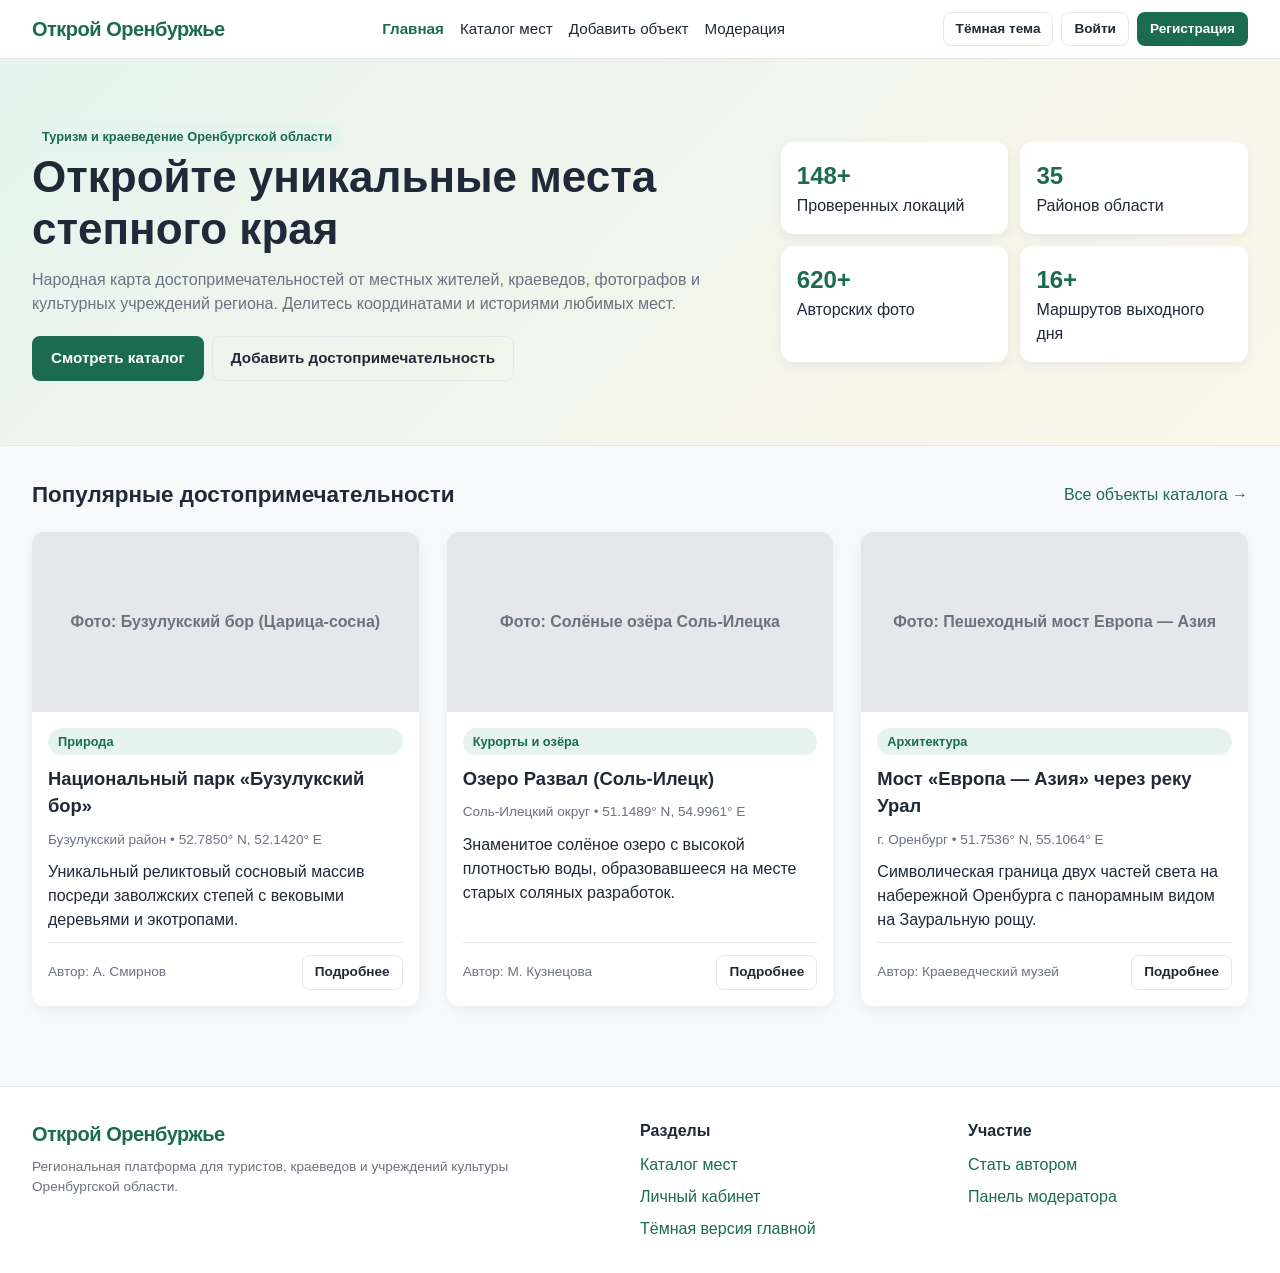
<file: index.html>
<!DOCTYPE html>
<html lang="ru">
<head>
  <meta charset="UTF-8">
  <meta name="viewport" content="width=device-width, initial-scale=1.0">
  <title>Открой Оренбуржье — Платформа достопримечательностей региона</title>
  <link rel="stylesheet" href="css/style.css">
</head>
<body>
  <header class="header">
    <div class="container header__inner">
      <a href="index.html" class="logo">Открой Оренбуржье</a>
      <nav class="nav" aria-label="Главное меню">
        <a href="index.html" class="nav__link nav__link--active">Главная</a>
        <a href="catalog.html" class="nav__link">Каталог мест</a>
        <a href="profile.html" class="nav__link">Добавить объект</a>
        <a href="admin.html" class="nav__link">Модерация</a>
      </nav>
      <div class="header__actions">
        <a href="index-dark.html" class="btn btn--outline btn--sm" title="Переключить тему">Тёмная тема</a>
        <a href="login.html" class="btn btn--outline btn--sm">Войти</a>
        <a href="register.html" class="btn btn--primary btn--sm">Регистрация</a>
      </div>
    </div>
  </header>

  <main>
    <section class="hero">
      <div class="container hero__grid">
        <div>
          <span class="badge">Туризм и краеведение Оренбургской области</span>
          <h1 class="hero__title">Откройте уникальные места степного края</h1>
          <p class="hero__subtitle">
            Народная карта достопримечательностей от местных жителей, краеведов, фотографов и культурных учреждений региона. Делитесь координатами и историями любимых мест.
          </p>
          <div class="header__actions" style="justify-content: flex-start;">
            <a href="catalog.html" class="btn btn--primary">Смотреть каталог</a>
            <a href="login.html" class="btn btn--outline">Добавить достопримечательность</a>
          </div>
        </div>
        <div class="hero__stats">
          <div class="stat-box">
            <span class="stat-box__num">148+</span>
            <span>Проверенных локаций</span>
          </div>
          <div class="stat-box">
            <span class="stat-box__num">35</span>
            <span>Районов области</span>
          </div>
          <div class="stat-box">
            <span class="stat-box__num">620+</span>
            <span>Авторских фото</span>
          </div>
          <div class="stat-box">
            <span class="stat-box__num">16+</span>
            <span>Маршрутов выходного дня</span>
          </div>
        </div>
      </div>
    </section>

    <section class="section">
      <div class="container">
        <div class="section__header">
          <h2 class="section__title">Популярные достопримечательности</h2>
          <a href="catalog.html">Все объекты каталога &rarr;</a>
        </div>

        <div class="cards-grid">
          <article class="card">
            <div class="card__img-placeholder">Фото: Бузулукский бор (Царица-сосна)</div>
            <div class="card__body">
              <span class="badge">Природа</span>
              <h3 class="card__title">Национальный парк «Бузулукский бор»</h3>
              <p class="card__meta">Бузулукский район • 52.7850° N, 52.1420° E</p>
              <p>Уникальный реликтовый сосновый массив посреди заволжских степей с вековыми деревьями и экотропами.</p>
              <div class="card__footer">
                <span class="card__meta">Автор: А. Смирнов</span>
                <a href="landmark.html" class="btn btn--outline btn--sm">Подробнее</a>
              </div>
            </div>
          </article>

          <article class="card">
            <div class="card__img-placeholder">Фото: Солёные озёра Соль-Илецка</div>
            <div class="card__body">
              <span class="badge">Курорты и озёра</span>
              <h3 class="card__title">Озеро Развал (Соль-Илецк)</h3>
              <p class="card__meta">Соль-Илецкий округ • 51.1489° N, 54.9961° E</p>
              <p>Знаменитое солёное озеро с высокой плотностью воды, образовавшееся на месте старых соляных разработок.</p>
              <div class="card__footer">
                <span class="card__meta">Автор: М. Кузнецова</span>
                <a href="landmark.html" class="btn btn--outline btn--sm">Подробнее</a>
              </div>
            </div>
          </article>

          <article class="card">
            <div class="card__img-placeholder">Фото: Пешеходный мост Европа — Азия</div>
            <div class="card__body">
              <span class="badge">Архитектура</span>
              <h3 class="card__title">Мост «Европа — Азия» через реку Урал</h3>
              <p class="card__meta">г. Оренбург • 51.7536° N, 55.1064° E</p>
              <p>Символическая граница двух частей света на набережной Оренбурга с панорамным видом на Зауральную рощу.</p>
              <div class="card__footer">
                <span class="card__meta">Автор: Краеведческий музей</span>
                <a href="landmark.html" class="btn btn--outline btn--sm">Подробнее</a>
              </div>
            </div>
          </article>
        </div>
      </div>
    </section>
  </main>

  <footer class="footer">
    <div class="container footer__grid">
      <div>
        <span class="logo">Открой Оренбуржье</span>
        <p class="card__meta" style="margin-top: 8px;">
          Региональная платформа для туристов, краеведов и учреждений культуры Оренбургской области.
        </p>
      </div>
      <div>
        <strong>Разделы</strong>
        <ul class="footer__list">
          <li><a href="catalog.html">Каталог мест</a></li>
          <li><a href="profile.html">Личный кабинет</a></li>
          <li><a href="index-dark.html">Тёмная версия главной</a></li>
        </ul>
      </div>
      <div>
        <strong>Участие</strong>
        <ul class="footer__list">
          <li><a href="register.html">Стать автором</a></li>
          <li><a href="admin.html">Панель модератора</a></li>
        </ul>
      </div>
    </div>
  </footer>
</body>
</html>
</file>
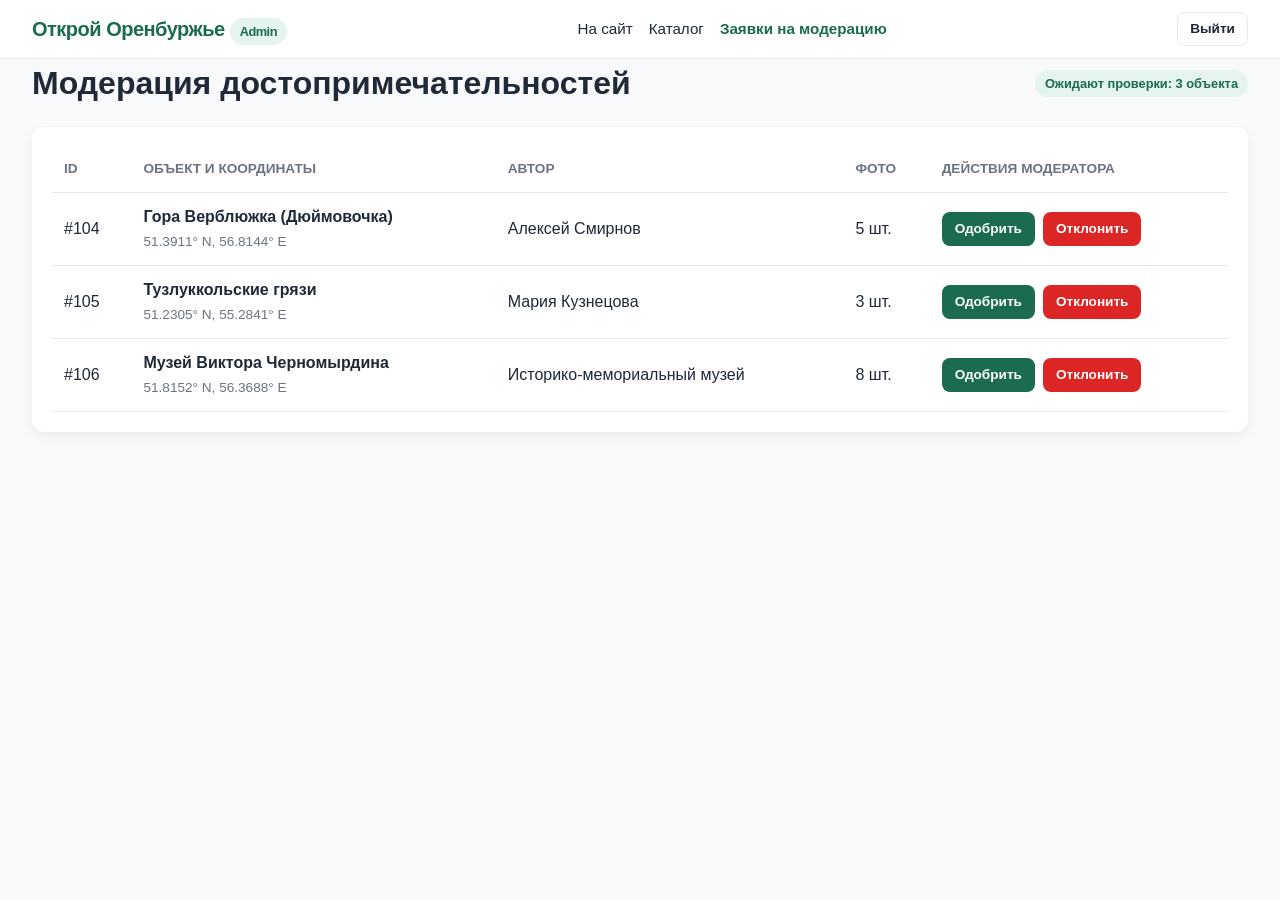
<file: admin.html>
<!DOCTYPE html>
<html lang="ru">
<head>
  <meta charset="UTF-8">
  <meta name="viewport" content="width=device-width, initial-scale=1.0">
  <title>Административная панель — Открой Оренбуржье</title>
  <link rel="stylesheet" href="css/style.css">
</head>
<body>
  <header class="header">
    <div class="container header__inner">
      <a href="index.html" class="logo">Открой Оренбуржье <span class="badge">Admin</span></a>
      <nav class="nav">
        <a href="index.html" class="nav__link">На сайт</a>
        <a href="catalog.html" class="nav__link">Каталог</a>
        <a href="admin.html" class="nav__link nav__link--active">Заявки на модерацию</a>
      </nav>
      <div class="header__actions">
        <a href="login.html" class="btn btn--outline btn--sm">Выйти</a>
      </div>
    </div>
  </header>

  <main class="container section">
    <div class="section__header">
      <h1>Модерация достопримечательностей</h1>
      <span class="badge">Ожидают проверки: 3 объекта</span>
    </div>

    <div class="panel">
      <div class="table-responsive">
        <table class="table">
          <thead>
            <tr>
              <th>ID</th>
              <th>Объект и координаты</th>
              <th>Автор</th>
              <th>Фото</th>
              <th>Действия модератора</th>
            </tr>
          </thead>
          <tbody>
            <tr>
              <td>#104</td>
              <td>
                <strong>Гора Верблюжка (Дюймовочка)</strong><br>
                <span class="card__meta">51.3911° N, 56.8144° E</span>
              </td>
              <td>Алексей Смирнов</td>
              <td>5 шт.</td>
              <td>
                <div style="display: flex; gap: 8px;">
                  <a href="landmark.html" class="btn btn--primary btn--sm">Одобрить</a>
                  <button type="button" class="btn btn--danger btn--sm">Отклонить</button>
                </div>
              </td>
            </tr>
            <tr>
              <td>#105</td>
              <td>
                <strong>Тузлуккольские грязи</strong><br>
                <span class="card__meta">51.2305° N, 55.2841° E</span>
              </td>
              <td>Мария Кузнецова</td>
              <td>3 шт.</td>
              <td>
                <div style="display: flex; gap: 8px;">
                  <a href="landmark.html" class="btn btn--primary btn--sm">Одобрить</a>
                  <button type="button" class="btn btn--danger btn--sm">Отклонить</button>
                </div>
              </td>
            </tr>
            <tr>
              <td>#106</td>
              <td>
                <strong>Музей Виктора Черномырдина</strong><br>
                <span class="card__meta">51.8152° N, 56.3688° E</span>
              </td>
              <td>Историко-мемориальный музей</td>
              <td>8 шт.</td>
              <td>
                <div style="display: flex; gap: 8px;">
                  <a href="landmark.html" class="btn btn--primary btn--sm">Одобрить</a>
                  <button type="button" class="btn btn--danger btn--sm">Отклонить</button>
                </div>
              </td>
            </tr>
          </tbody>
        </table>
      </div>
    </div>
  </main>
</body>
</html>
</file>
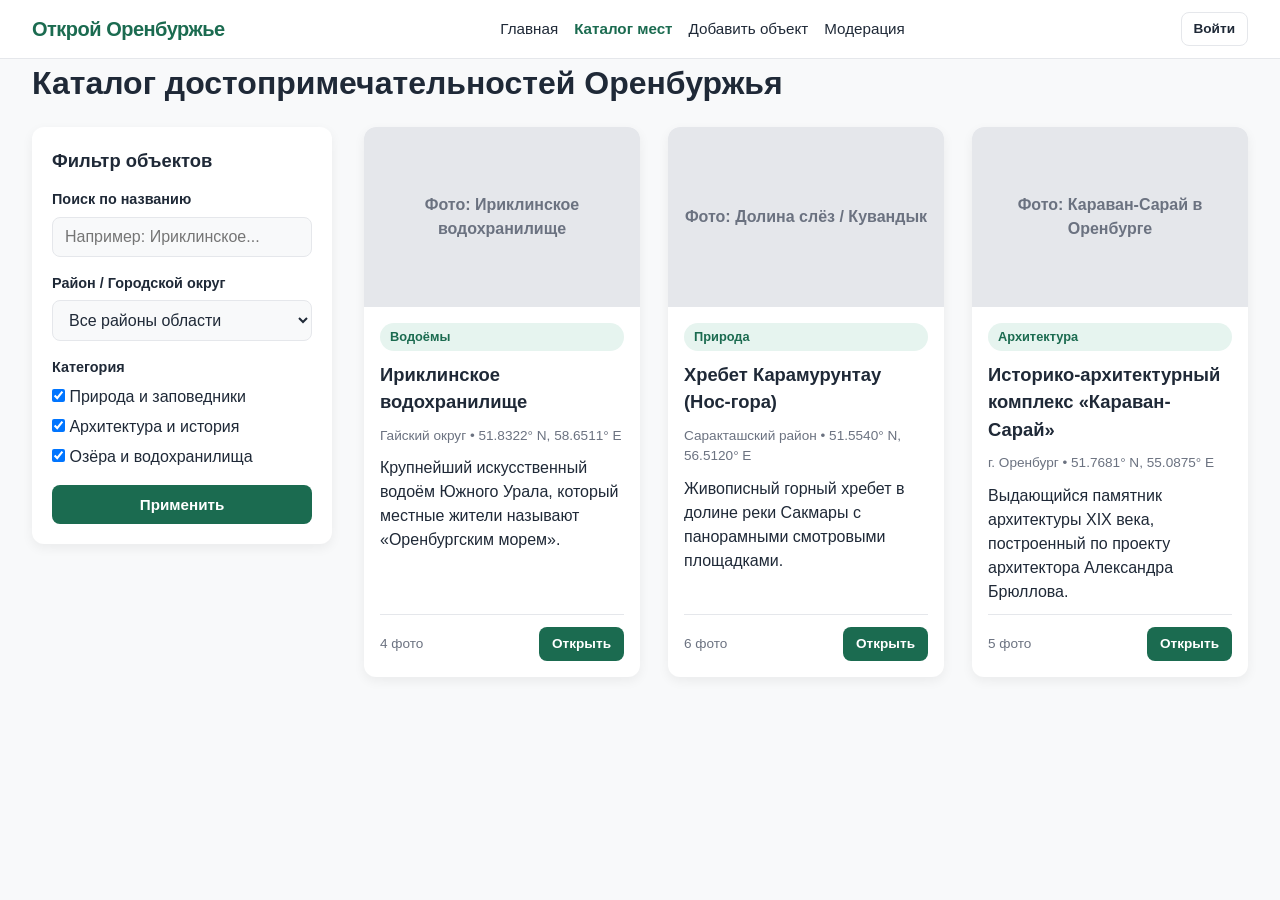
<file: catalog.html>
<!DOCTYPE html>
<html lang="ru">
<head>
  <meta charset="UTF-8">
  <meta name="viewport" content="width=device-width, initial-scale=1.0">
  <title>Каталог достопримечательностей — Открой Оренбуржье</title>
  <link rel="stylesheet" href="css/style.css">
</head>
<body>
  <header class="header">
    <div class="container header__inner">
      <a href="index.html" class="logo">Открой Оренбуржье</a>
      <nav class="nav">
        <a href="index.html" class="nav__link">Главная</a>
        <a href="catalog.html" class="nav__link nav__link--active">Каталог мест</a>
        <a href="profile.html" class="nav__link">Добавить объект</a>
        <a href="admin.html" class="nav__link">Модерация</a>
      </nav>
      <div class="header__actions">
        <a href="login.html" class="btn btn--outline btn--sm">Войти</a>
      </div>
    </div>
  </header>

  <main class="container section">
    <h1 style="margin-bottom: 20px;">Каталог достопримечательностей Оренбуржья</h1>

    <div class="layout-sidebar">
      <!-- Фильтры (на мобильном сверху, на десктопе слева) -->
      <aside class="panel">
        <h2 style="font-size: 1.15rem; margin-bottom: 14px;">Фильтр объектов</h2>
        <form action="catalog.html" method="get">
          <div class="form-group">
            <label class="form-label" for="search">Поиск по названию</label>
            <input class="form-control" type="search" id="search" placeholder="Например: Ириклинское...">
          </div>

          <div class="form-group">
            <label class="form-label" for="district">Район / Городской округ</label>
            <select class="form-control" id="district">
              <option>Все районы области</option>
              <option>г. Оренбург</option>
              <option>Бузулукский район</option>
              <option>Соль-Илецкий округ</option>
              <option>Гайский округ</option>
              <option>Кувандыкский округ</option>
            </select>
          </div>

          <div class="form-group">
            <span class="form-label">Категория</span>
            <label style="display: block; margin-bottom: 6px;"><input type="checkbox" checked> Природа и заповедники</label>
            <label style="display: block; margin-bottom: 6px;"><input type="checkbox" checked> Архитектура и история</label>
            <label style="display: block;"><input type="checkbox" checked> Озёра и водохранилища</label>
          </div>

          <button type="submit" class="btn btn--primary" style="width: 100%;">Применить</button>
        </form>
      </aside>

      <!-- Список карточек -->
      <section class="cards-grid">
        <article class="card">
          <div class="card__img-placeholder">Фото: Ириклинское водохранилище</div>
          <div class="card__body">
            <span class="badge">Водоёмы</span>
            <h3 class="card__title">Ириклинское водохранилище</h3>
            <p class="card__meta">Гайский округ • 51.8322° N, 58.6511° E</p>
            <p>Крупнейший искусственный водоём Южного Урала, который местные жители называют «Оренбургским морем».</p>
            <div class="card__footer">
              <span class="card__meta">4 фото</span>
              <a href="landmark.html" class="btn btn--primary btn--sm">Открыть</a>
            </div>
          </div>
        </article>

        <article class="card">
          <div class="card__img-placeholder">Фото: Долина слёз / Кувандык</div>
          <div class="card__body">
            <span class="badge">Природа</span>
            <h3 class="card__title">Хребет Карамурунтау (Нос-гора)</h3>
            <p class="card__meta">Саракташский район • 51.5540° N, 56.5120° E</p>
            <p>Живописный горный хребет в долине реки Сакмары с панорамными смотровыми площадками.</p>
            <div class="card__footer">
              <span class="card__meta">6 фото</span>
              <a href="landmark.html" class="btn btn--primary btn--sm">Открыть</a>
            </div>
          </div>
        </article>

        <article class="card">
          <div class="card__img-placeholder">Фото: Караван-Сарай в Оренбурге</div>
          <div class="card__body">
            <span class="badge">Архитектура</span>
            <h3 class="card__title">Историко-архитектурный комплекс «Караван-Сарай»</h3>
            <p class="card__meta">г. Оренбург • 51.7681° N, 55.0875° E</p>
            <p>Выдающийся памятник архитектуры XIX века, построенный по проекту архитектора Александра Брюллова.</p>
            <div class="card__footer">
              <span class="card__meta">5 фото</span>
              <a href="landmark.html" class="btn btn--primary btn--sm">Открыть</a>
            </div>
          </div>
        </article>
      </section>
    </div>
  </main>
</body>
</html>
</file>
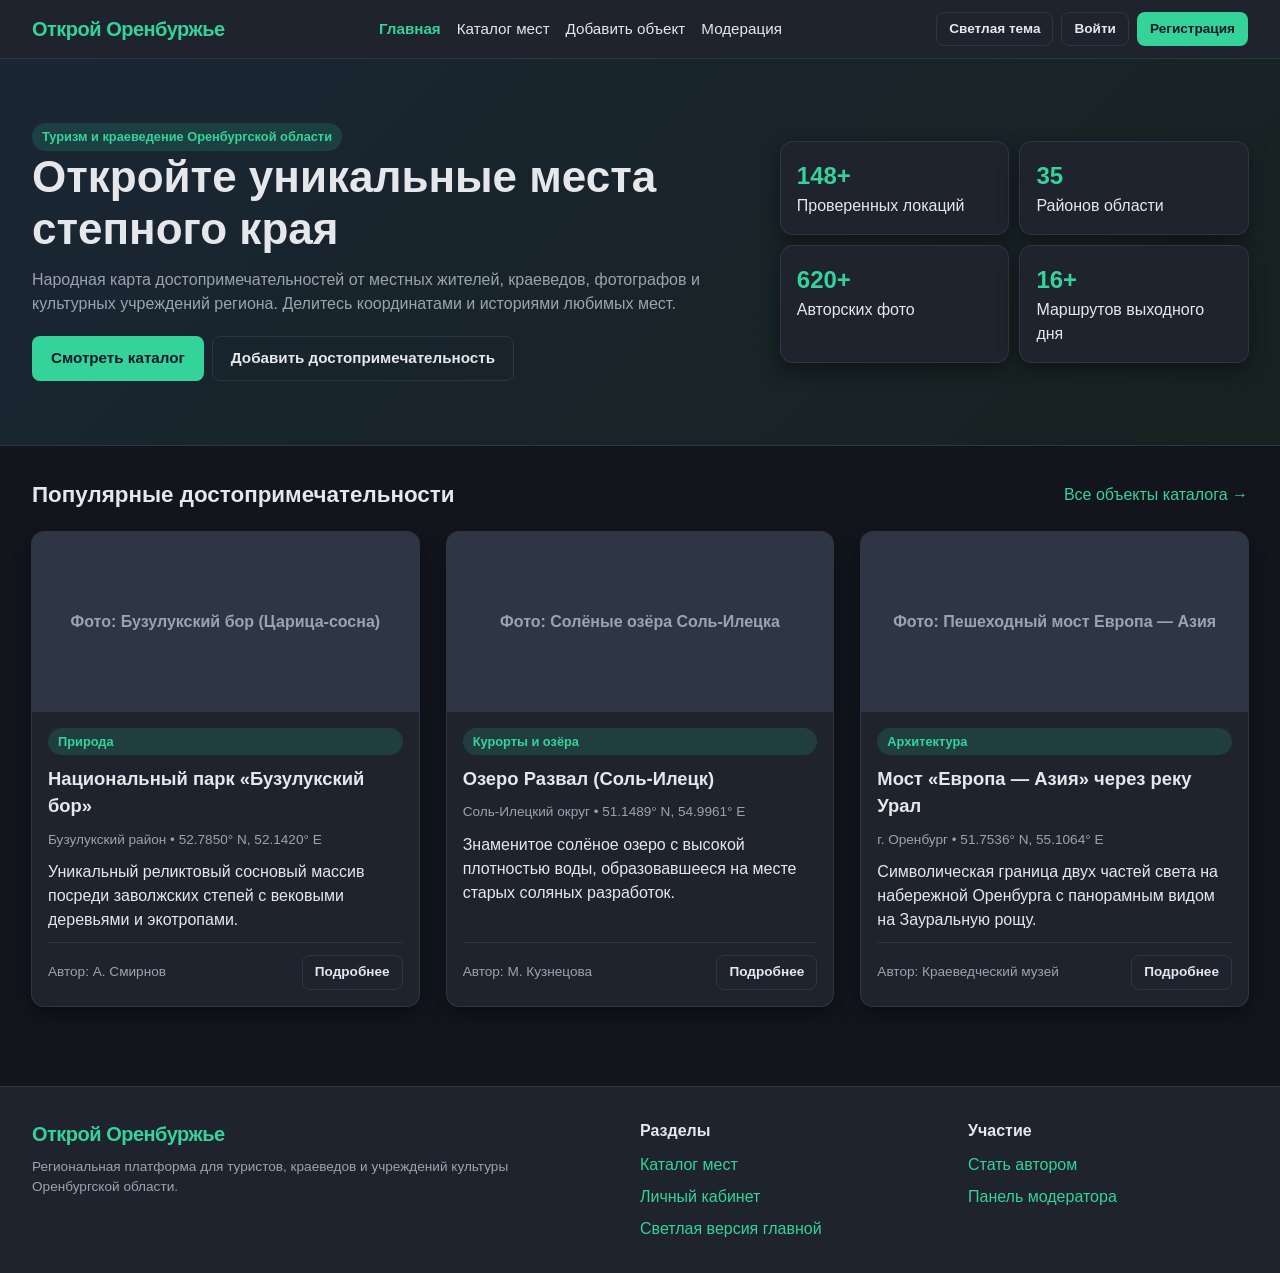
<file: index-dark.html>
<!DOCTYPE html>
<html lang="ru">
<head>
  <meta charset="UTF-8">
  <meta name="viewport" content="width=device-width, initial-scale=1.0">
  <title>Открой Оренбуржье — Тёмная тема</title>
  <link rel="stylesheet" href="css/style.css">
</head>
<body class="theme-dark">
  <header class="header">
    <div class="container header__inner">
      <a href="index-dark.html" class="logo">Открой Оренбуржье</a>
      <nav class="nav" aria-label="Главное меню">
        <a href="index-dark.html" class="nav__link nav__link--active">Главная</a>
        <a href="catalog.html" class="nav__link">Каталог мест</a>
        <a href="profile.html" class="nav__link">Добавить объект</a>
        <a href="admin.html" class="nav__link">Модерация</a>
      </nav>
      <div class="header__actions">
        <a href="index.html" class="btn btn--outline btn--sm" title="Переключить тему">Светлая тема</a>
        <a href="login.html" class="btn btn--outline btn--sm">Войти</a>
        <a href="register.html" class="btn btn--primary btn--sm">Регистрация</a>
      </div>
    </div>
  </header>

  <main>
    <section class="hero">
      <div class="container hero__grid">
        <div>
          <span class="badge">Туризм и краеведение Оренбургской области</span>
          <h1 class="hero__title">Откройте уникальные места степного края</h1>
          <p class="hero__subtitle">
            Народная карта достопримечательностей от местных жителей, краеведов, фотографов и культурных учреждений региона. Делитесь координатами и историями любимых мест.
          </p>
          <div class="header__actions" style="justify-content: flex-start;">
            <a href="catalog.html" class="btn btn--primary">Смотреть каталог</a>
            <a href="login.html" class="btn btn--outline">Добавить достопримечательность</a>
          </div>
        </div>
        <div class="hero__stats">
          <div class="stat-box">
            <span class="stat-box__num">148+</span>
            <span>Проверенных локаций</span>
          </div>
          <div class="stat-box">
            <span class="stat-box__num">35</span>
            <span>Районов области</span>
          </div>
          <div class="stat-box">
            <span class="stat-box__num">620+</span>
            <span>Авторских фото</span>
          </div>
          <div class="stat-box">
            <span class="stat-box__num">16+</span>
            <span>Маршрутов выходного дня</span>
          </div>
        </div>
      </div>
    </section>

    <section class="section">
      <div class="container">
        <div class="section__header">
          <h2 class="section__title">Популярные достопримечательности</h2>
          <a href="catalog.html">Все объекты каталога &rarr;</a>
        </div>

        <div class="cards-grid">
          <article class="card">
            <div class="card__img-placeholder">Фото: Бузулукский бор (Царица-сосна)</div>
            <div class="card__body">
              <span class="badge">Природа</span>
              <h3 class="card__title">Национальный парк «Бузулукский бор»</h3>
              <p class="card__meta">Бузулукский район • 52.7850° N, 52.1420° E</p>
              <p>Уникальный реликтовый сосновый массив посреди заволжских степей с вековыми деревьями и экотропами.</p>
              <div class="card__footer">
                <span class="card__meta">Автор: А. Смирнов</span>
                <a href="landmark.html" class="btn btn--outline btn--sm">Подробнее</a>
              </div>
            </div>
          </article>

          <article class="card">
            <div class="card__img-placeholder">Фото: Солёные озёра Соль-Илецка</div>
            <div class="card__body">
              <span class="badge">Курорты и озёра</span>
              <h3 class="card__title">Озеро Развал (Соль-Илецк)</h3>
              <p class="card__meta">Соль-Илецкий округ • 51.1489° N, 54.9961° E</p>
              <p>Знаменитое солёное озеро с высокой плотностью воды, образовавшееся на месте старых соляных разработок.</p>
              <div class="card__footer">
                <span class="card__meta">Автор: М. Кузнецова</span>
                <a href="landmark.html" class="btn btn--outline btn--sm">Подробнее</a>
              </div>
            </div>
          </article>

          <article class="card">
            <div class="card__img-placeholder">Фото: Пешеходный мост Европа — Азия</div>
            <div class="card__body">
              <span class="badge">Архитектура</span>
              <h3 class="card__title">Мост «Европа — Азия» через реку Урал</h3>
              <p class="card__meta">г. Оренбург • 51.7536° N, 55.1064° E</p>
              <p>Символическая граница двух частей света на набережной Оренбурга с панорамным видом на Зауральную рощу.</p>
              <div class="card__footer">
                <span class="card__meta">Автор: Краеведческий музей</span>
                <a href="landmark.html" class="btn btn--outline btn--sm">Подробнее</a>
              </div>
            </div>
          </article>
        </div>
      </div>
    </section>
  </main>

  <footer class="footer">
    <div class="container footer__grid">
      <div>
        <span class="logo">Открой Оренбуржье</span>
        <p class="card__meta" style="margin-top: 8px;">
          Региональная платформа для туристов, краеведов и учреждений культуры Оренбургской области.
        </p>
      </div>
      <div>
        <strong>Разделы</strong>
        <ul class="footer__list">
          <li><a href="catalog.html">Каталог мест</a></li>
          <li><a href="profile.html">Личный кабинет</a></li>
          <li><a href="index.html">Светлая версия главной</a></li>
        </ul>
      </div>
      <div>
        <strong>Участие</strong>
        <ul class="footer__list">
          <li><a href="register.html">Стать автором</a></li>
          <li><a href="admin.html">Панель модератора</a></li>
        </ul>
      </div>
    </div>
  </footer>
</body>
</html>
</file>
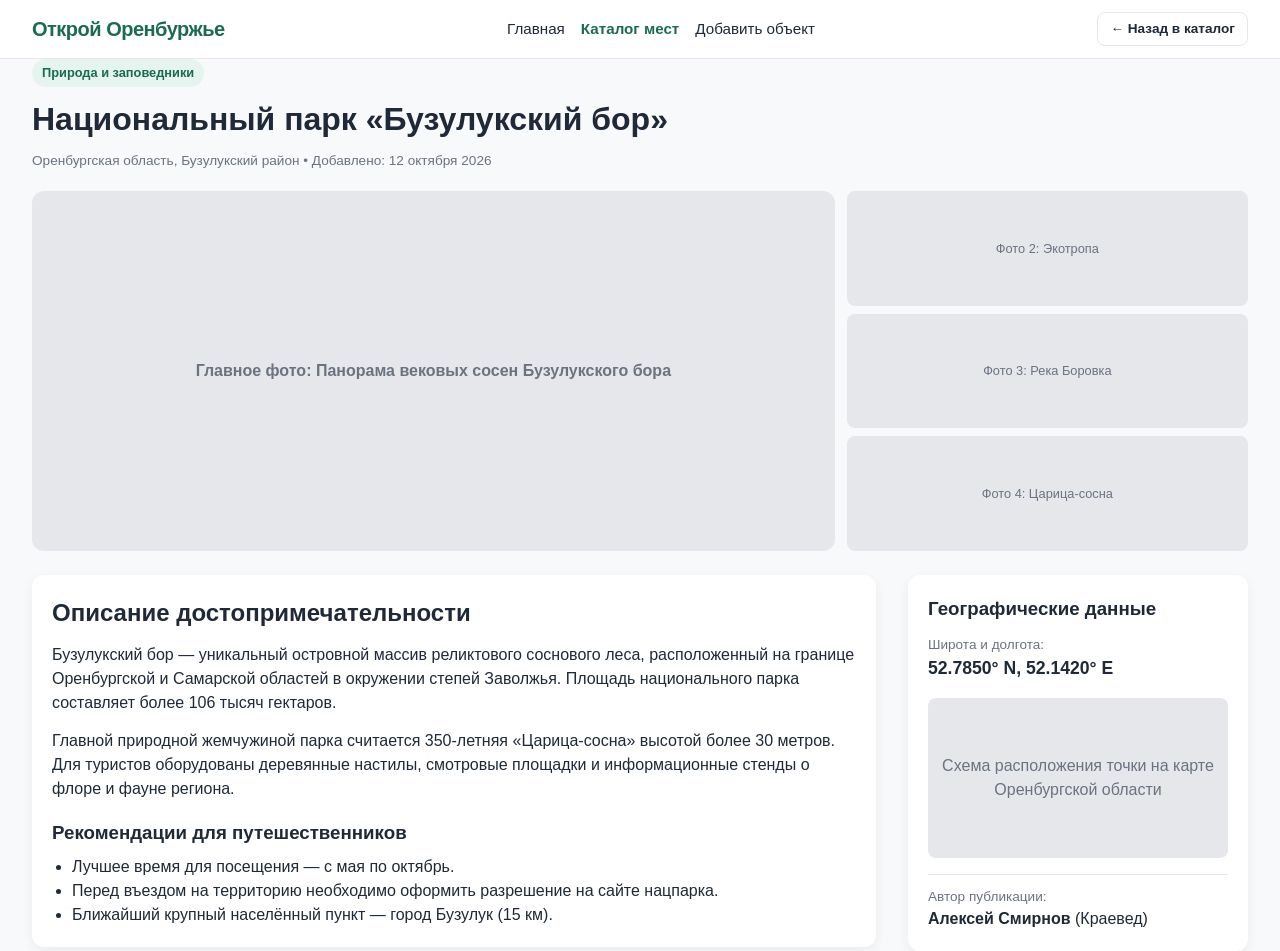
<file: landmark.html>
<!DOCTYPE html>
<html lang="ru">
<head>
  <meta charset="UTF-8">
  <meta name="viewport" content="width=device-width, initial-scale=1.0">
  <title>Национальный парк «Бузулукский бор» — Открой Оренбуржье</title>
  <link rel="stylesheet" href="css/style.css">
</head>
<body>
  <header class="header">
    <div class="container header__inner">
      <a href="index.html" class="logo">Открой Оренбуржье</a>
      <nav class="nav">
        <a href="index.html" class="nav__link">Главная</a>
        <a href="catalog.html" class="nav__link nav__link--active">Каталог мест</a>
        <a href="profile.html" class="nav__link">Добавить объект</a>
      </nav>
      <div class="header__actions">
        <a href="catalog.html" class="btn btn--outline btn--sm">&larr; Назад в каталог</a>
      </div>
    </div>
  </header>

  <main class="container section">
    <div style="margin-bottom: 20px;">
      <span class="badge">Природа и заповедники</span>
      <h1 style="font-size: 2rem; margin: 8px 0;">Национальный парк «Бузулукский бор»</h1>
      <p class="card__meta">Оренбургская область, Бузулукский район • Добавлено: 12 октября 2026</p>
    </div>

    <!-- Галерея изображений (адаптивно меняется с сетки 1+3 на асимметричный блок) -->
    <section class="gallery-grid" aria-label="Фотографии достопримечательности">
      <div class="gallery-main">Главное фото: Панорама вековых сосен Бузулукского бора</div>
      <div class="gallery-thumbs">
        <div class="gallery-thumb">Фото 2: Экотропа</div>
        <div class="gallery-thumb">Фото 3: Река Боровка</div>
        <div class="gallery-thumb">Фото 4: Царица-сосна</div>
      </div>
    </section>

    <!-- Описание + Боковая карточка координат -->
    <div class="layout-sidebar layout-sidebar--right">
      <article class="panel">
        <h2 style="margin-bottom: 12px;">Описание достопримечательности</h2>
        <p style="margin-bottom: 14px;">
          Бузулукский бор — уникальный островной массив реликтового соснового леса, расположенный на границе Оренбургской и Самарской областей в окружении степей Заволжья. Площадь национального парка составляет более 106 тысяч гектаров.
        </p>
        <p style="margin-bottom: 14px;">
          Главной природной жемчужиной парка считается 350-летняя «Царица-сосна» высотой более 30 метров. Для туристов оборудованы деревянные настилы, смотровые площадки и информационные стенды о флоре и фауне региона.
        </p>
        <h3 style="margin: 18px 0 8px;">Рекомендации для путешественников</h3>
        <ul style="padding-left: 20px;">
          <li>Лучшее время для посещения — с мая по октябрь.</li>
          <li>Перед въездом на территорию необходимо оформить разрешение на сайте нацпарка.</li>
          <li>Ближайший крупный населённый пункт — город Бузулук (15 км).</li>
        </ul>
      </article>

      <aside class="panel">
        <h3 style="margin-bottom: 12px;">Географические данные</h3>
        <p class="card__meta">Широта и долгота:</p>
        <p style="font-size: 1.1rem; font-weight: 700; margin-bottom: 16px;">52.7850° N, 52.1420° E</p>

        <div style="height: 160px; background-color: var(--border-color); border-radius: 8px; display: flex; align-items: center; justify-content: center; margin-bottom: 16px; color: var(--text-muted); text-align: center; padding: 12px;">
          Схема расположения точки на карте Оренбургской области
        </div>

        <div style="border-top: 1px solid var(--border-color); padding-top: 12px;">
          <p class="card__meta">Автор публикации:</p>
          <p><strong>Алексей Смирнов</strong> (Краевед)</p>
        </div>
      </aside>
    </div>
  </main>
</body>
</html>
</file>
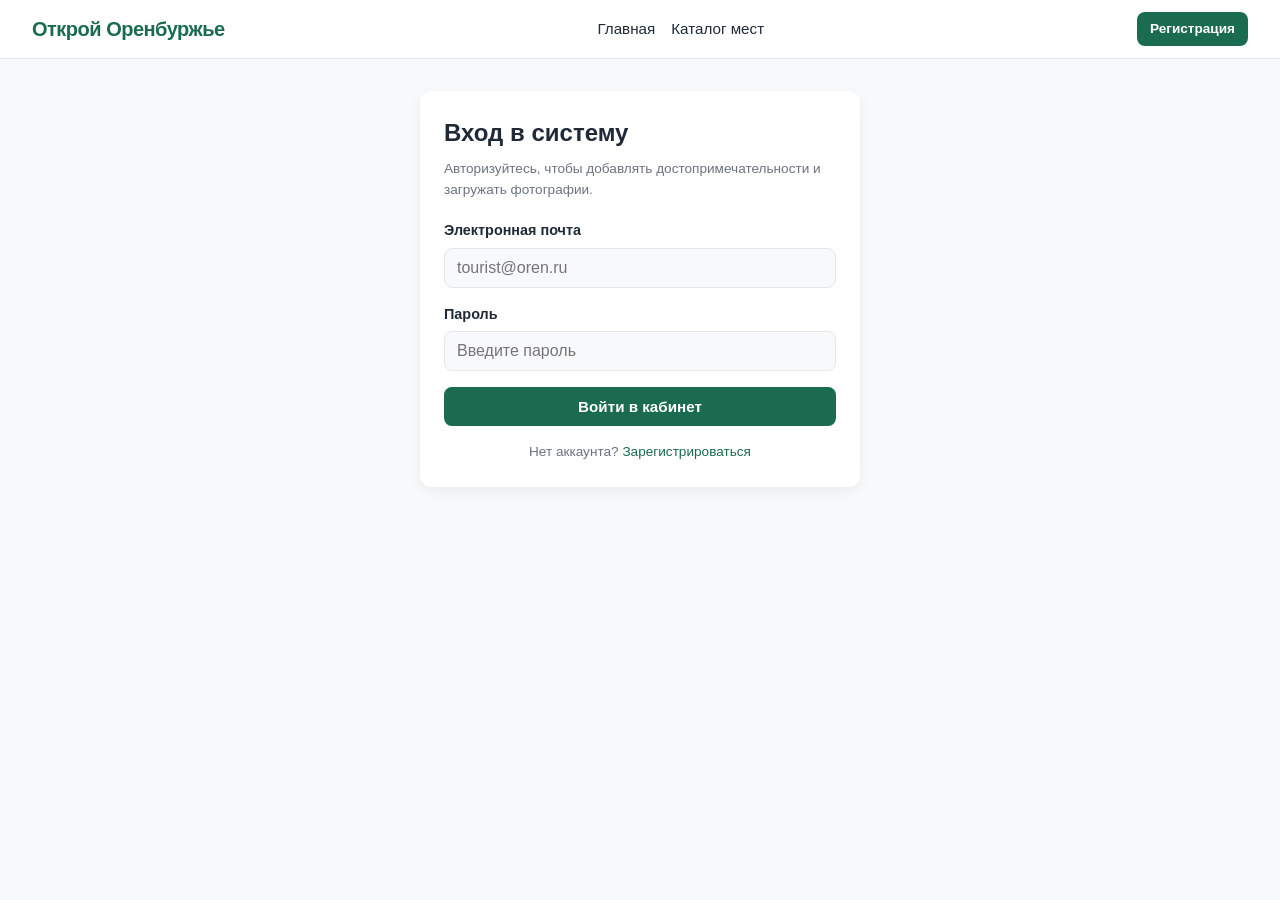
<file: login.html>
<!DOCTYPE html>
<html lang="ru">
<head>
  <meta charset="UTF-8">
  <meta name="viewport" content="width=device-width, initial-scale=1.0">
  <title>Вход — Открой Оренбуржье</title>
  <link rel="stylesheet" href="css/style.css">
</head>
<body>
  <header class="header">
    <div class="container header__inner">
      <a href="index.html" class="logo">Открой Оренбуржье</a>
      <nav class="nav">
        <a href="index.html" class="nav__link">Главная</a>
        <a href="catalog.html" class="nav__link">Каталог мест</a>
      </nav>
      <div class="header__actions">
        <a href="register.html" class="btn btn--primary btn--sm">Регистрация</a>
      </div>
    </div>
  </header>

  <main class="container">
    <section class="auth-wrapper">
      <h1 style="margin-bottom: 8px;">Вход в систему</h1>
      <p class="card__meta" style="margin-bottom: 20px;">
        Авторизуйтесь, чтобы добавлять достопримечательности и загружать фотографии.
      </p>

      <form action="profile.html" method="get">
        <div class="form-group">
          <label class="form-label" for="email">Электронная почта</label>
          <input class="form-control" type="email" id="email" name="email" placeholder="tourist@oren.ru" required>
        </div>

        <div class="form-group">
          <label class="form-label" for="password">Пароль</label>
          <input class="form-control" type="password" id="password" name="password" placeholder="Введите пароль" required>
        </div>

        <button type="submit" class="btn btn--primary" style="width: 100%;">Войти в кабинет</button>
      </form>

      <p class="card__meta" style="margin-top: 16px; text-align: center;">
        Нет аккаунта? <a href="register.html">Зарегистрироваться</a>
      </p>
    </section>
  </main>
</body>
</html>
</file>
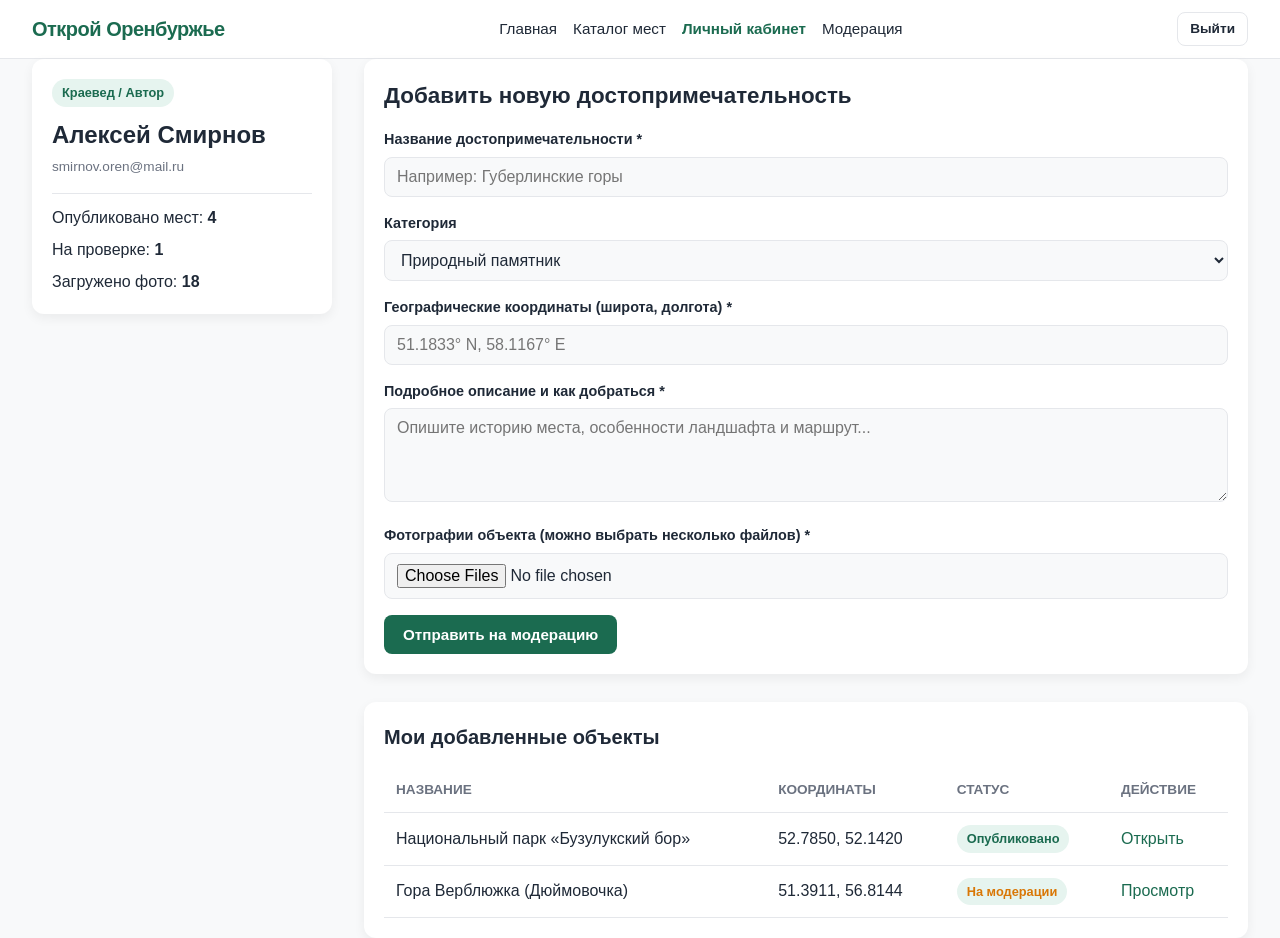
<file: profile.html>
<!DOCTYPE html>
<html lang="ru">
<head>
  <meta charset="UTF-8">
  <meta name="viewport" content="width=device-width, initial-scale=1.0">
  <title>Личный кабинет — Открой Оренбуржье</title>
  <link rel="stylesheet" href="css/style.css">
</head>
<body>
  <header class="header">
    <div class="container header__inner">
      <a href="index.html" class="logo">Открой Оренбуржье</a>
      <nav class="nav">
        <a href="index.html" class="nav__link">Главная</a>
        <a href="catalog.html" class="nav__link">Каталог мест</a>
        <a href="profile.html" class="nav__link nav__link--active">Личный кабинет</a>
        <a href="admin.html" class="nav__link">Модерация</a>
      </nav>
      <div class="header__actions">
        <a href="index.html" class="btn btn--outline btn--sm">Выйти</a>
      </div>
    </div>
  </header>

  <main class="container section">
    <div class="layout-sidebar">
      <!-- Боковая панель профиля -->
      <aside class="panel">
        <span class="badge">Краевед / Автор</span>
        <h2 style="margin: 10px 0 4px;">Алексей Смирнов</h2>
        <p class="card__meta" style="margin-bottom: 16px;">smirnov.oren@mail.ru</p>
        <ul class="footer__list" style="border-top: 1px solid var(--border-color); padding-top: 12px;">
          <li>Опубликовано мест: <strong>4</strong></li>
          <li>На проверке: <strong>1</strong></li>
          <li>Загружено фото: <strong>18</strong></li>
        </ul>
      </aside>

      <!-- Основная рабочая область -->
      <div style="display: flex; flex-direction: column; gap: 28px;">
        <!-- Форма добавления достопримечательности -->
        <section class="panel">
          <h1 style="font-size: 1.4rem; margin-bottom: 16px;">Добавить новую достопримечательность</h1>
          <form action="landmark.html" method="get">
            <div class="form-group">
              <label class="form-label" for="place-title">Название достопримечательности *</label>
              <input class="form-control" type="text" id="place-title" placeholder="Например: Губерлинские горы" required>
            </div>

            <div class="form-group">
              <label class="form-label" for="place-category">Категория</label>
              <select class="form-control" id="place-category">
                <option>Природный памятник</option>
                <option>Архитектура и история</option>
                <option>Музей / Культурный центр</option>
                <option>Водоём / Курорт</option>
              </select>
            </div>

            <div class="form-group">
              <label class="form-label" for="place-coords">Географические координаты (широта, долгота) *</label>
              <input class="form-control" type="text" id="place-coords" placeholder="51.1833° N, 58.1167° E" required>
            </div>

            <div class="form-group">
              <label class="form-label" for="place-desc">Подробное описание и как добраться *</label>
              <textarea class="form-control" id="place-desc" rows="4" placeholder="Опишите историю места, особенности ландшафта и маршрут..." required></textarea>
            </div>

            <div class="form-group">
              <label class="form-label" for="place-photos">Фотографии объекта (можно выбрать несколько файлов) *</label>
              <input class="form-control" type="file" id="place-photos" accept="image/*" multiple required>
            </div>

            <button type="submit" class="btn btn--primary">Отправить на модерацию</button>
          </form>
        </section>

        <!-- Мои публикации -->
        <section class="panel">
          <h2 style="font-size: 1.25rem; margin-bottom: 16px;">Мои добавленные объекты</h2>
          <div class="table-responsive">
            <table class="table">
              <thead>
                <tr>
                  <th>Название</th>
                  <th>Координаты</th>
                  <th>Статус</th>
                  <th>Действие</th>
                </tr>
              </thead>
              <tbody>
                <tr>
                  <td>Национальный парк «Бузулукский бор»</td>
                  <td>52.7850, 52.1420</td>
                  <td><span class="badge">Опубликовано</span></td>
                  <td><a href="landmark.html">Открыть</a></td>
                </tr>
                <tr>
                  <td>Гора Верблюжка (Дюймовочка)</td>
                  <td>51.3911, 56.8144</td>
                  <td><span class="badge" style="color: var(--warning);">На модерации</span></td>
                  <td><a href="landmark.html">Просмотр</a></td>
                </tr>
              </tbody>
            </table>
          </div>
        </section>
      </div>
    </div>
  </main>
</body>
</html>
</file>
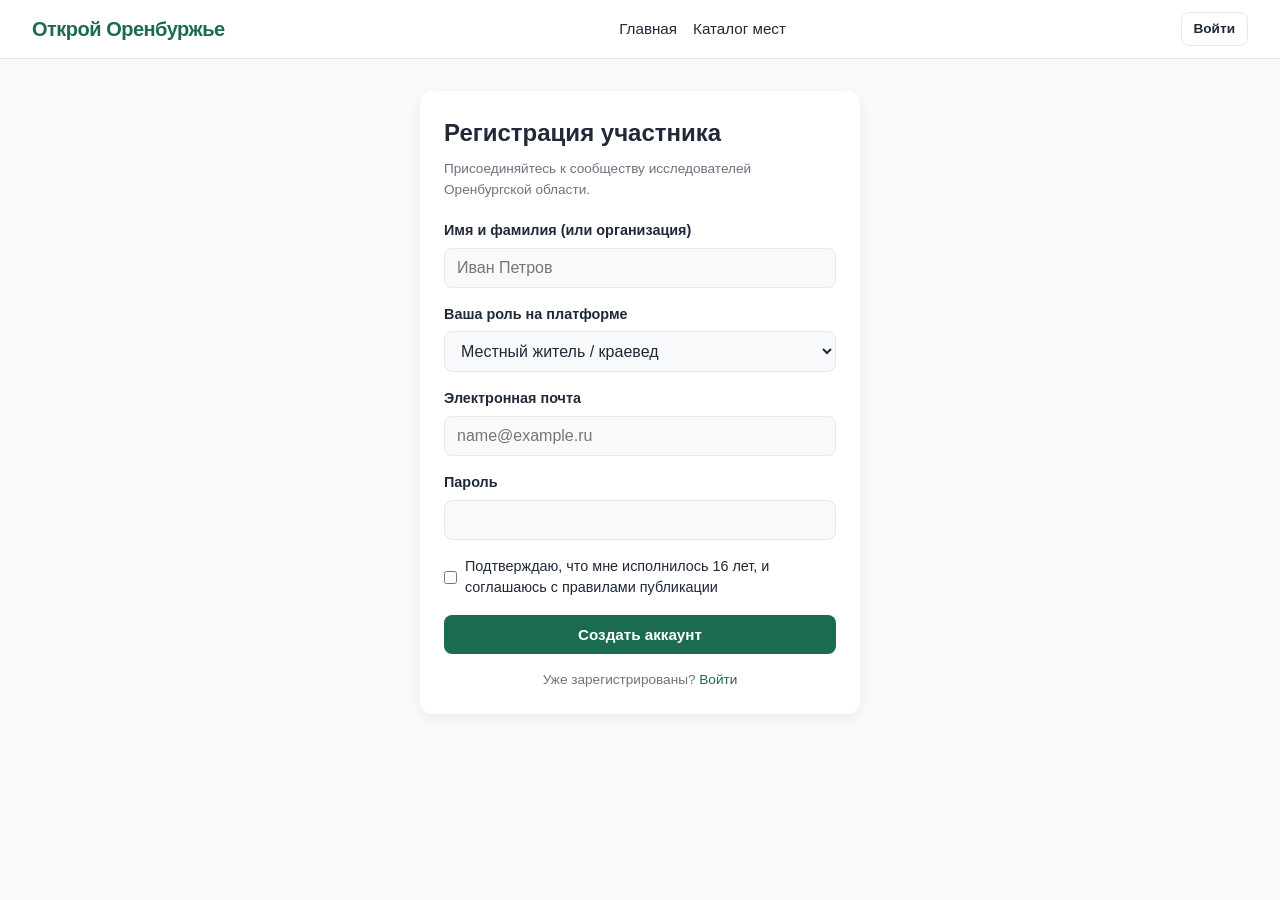
<file: register.html>
<!DOCTYPE html>
<html lang="ru">
<head>
  <meta charset="UTF-8">
  <meta name="viewport" content="width=device-width, initial-scale=1.0">
  <title>Регистрация — Открой Оренбуржье</title>
  <link rel="stylesheet" href="css/style.css">
</head>
<body>
  <header class="header">
    <div class="container header__inner">
      <a href="index.html" class="logo">Открой Оренбуржье</a>
      <nav class="nav">
        <a href="index.html" class="nav__link">Главная</a>
        <a href="catalog.html" class="nav__link">Каталог мест</a>
      </nav>
      <div class="header__actions">
        <a href="login.html" class="btn btn--outline btn--sm">Войти</a>
      </div>
    </div>
  </header>

  <main class="container">
    <section class="auth-wrapper">
      <h1 style="margin-bottom: 8px;">Регистрация участника</h1>
      <p class="card__meta" style="margin-bottom: 20px;">
        Присоединяйтесь к сообществу исследователей Оренбургской области.
      </p>

      <form action="profile.html" method="get">
        <div class="form-group">
          <label class="form-label" for="fullname">Имя и фамилия (или организация)</label>
          <input class="form-control" type="text" id="fullname" name="fullname" placeholder="Иван Петров" required>
        </div>

        <div class="form-group">
          <label class="form-label" for="role">Ваша роль на платформе</label>
          <select class="form-control" id="role" name="role">
            <option value="resident">Местный житель / краевед</option>
            <option value="tourist">Турист / путешественник (16+)</option>
            <option value="photo">Фотограф / автор контента</option>
            <option value="org">Представитель учреждения культуры / администрации</option>
          </select>
        </div>

        <div class="form-group">
          <label class="form-label" for="reg-email">Электронная почта</label>
          <input class="form-control" type="email" id="reg-email" name="email" placeholder="name@example.ru" required>
        </div>

        <div class="form-group">
          <label class="form-label" for="reg-password">Пароль</label>
          <input class="form-control" type="password" id="reg-password" name="password" minlength="6" required>
        </div>

        <div class="form-group">
          <label style="display: flex; gap: 8px; align-items: center; font-size: 0.9rem;">
            <input type="checkbox" required>
            <span>Подтверждаю, что мне исполнилось 16 лет, и соглашаюсь с правилами публикации</span>
          </label>
        </div>

        <button type="submit" class="btn btn--primary" style="width: 100%;">Создать аккаунт</button>
      </form>

      <p class="card__meta" style="margin-top: 16px; text-align: center;">
        Уже зарегистрированы? <a href="login.html">Войти</a>
      </p>
    </section>
  </main>
</body>
</html>
</file>
<file: css/style.css>
/* =========================================
   1. ПЕРЕМЕННЫЕ И ТЕМЫ ОФОРМЛЕНИЯ
   ========================================= */
:root {
  /* Светлая тема (по умолчанию) */
  --bg-page: #F8F9FA;
  --bg-surface: #FFFFFF;
  --bg-hero: linear-gradient(135deg, #E6F4EF 0%, #FDF6E9 100%);
  --text-main: #1F2937;
  --text-muted: #6B7280;
  --accent: #1B6B50;       /* Степной изумруд */
  --accent-hover: #14533E;
  --accent-text: #FFFFFF;
  --border-color: #E5E7EB;
  --shadow: 0 4px 12px rgba(0, 0, 0, 0.06);
  --badge-bg: #E6F4EF;
  --badge-text: #1B6B50;
  --danger: #DC2626;
  --warning: #D97706;
}

/* Тёмная тема (отличие №1-6: фоны, текст, акценты, тени/рамки, градиент) */
body.theme-dark {
  --bg-page: #12151C;
  --bg-surface: #1E232E;
  --bg-hero: linear-gradient(135deg, #1A2634 0%, #16221F 100%);
  --text-main: #E5E7EB;
  --text-muted: #9CA3AF;
  --accent: #34D399;       /* Орская яшма / ночной неон */
  --accent-hover: #10B981;
  --accent-text: #0F172A;
  --border-color: #2E3646;
  --shadow: 0 0 0 1px #2E3646, 0 8px 20px rgba(0, 0, 0, 0.4);
  --badge-bg: rgba(52, 211, 153, 0.15);
  --badge-text: #34D399;
}

/* =========================================
   2. БАЗОВЫЙ СБРОС И ТИПОГРАФИКА (360px+)
   ========================================= */
* {
  box-sizing: border-box;
  margin: 0;
  padding: 0;
}

body {
  font-family: -apple-system, BlinkMacSystemFont, "Segoe UI", Roboto, Arial, sans-serif;
  background-color: var(--bg-page);
  color: var(--text-main);
  line-height: 1.5;
  font-size: 16px;
  min-width: 360px;
}

a {
  color: var(--accent);
  text-decoration: none;
}

a:hover {
  text-decoration: underline;
}

img {
  max-width: 100%;
  display: block;
}

.container {
  width: 100%;
  max-width: 1440px;
  margin: 0 auto;
  padding: 0 16px;
}

/* =========================================
   3. ШАПКА САЙТА (MOBILE: СТЕК В 1 КОЛОНКУ)
   ========================================= */
.header {
  background-color: var(--bg-surface);
  border-bottom: 1px solid var(--border-color);
  padding: 12px 0;
}

.header__inner {
  display: flex;
  flex-direction: column;
  gap: 12px;
  align-items: center;
  text-align: center;
}

.logo {
  font-size: 1.25rem;
  font-weight: 800;
  color: var(--accent);
  text-decoration: none;
  letter-spacing: -0.5px;
}

.nav {
  display: flex;
  flex-wrap: wrap;
  justify-content: center;
  gap: 10px 16px;
}

.nav__link {
  color: var(--text-main);
  font-weight: 500;
  font-size: 0.95rem;
}

.nav__link--active {
  color: var(--accent);
  font-weight: 700;
}

.header__actions {
  display: flex;
  flex-wrap: wrap;
  justify-content: center;
  gap: 8px;
}

/* =========================================
   4. КНОПКИ, БЕЙДЖИ И ФОРМЫ
   ========================================= */
.btn {
  display: inline-block;
  padding: 10px 18px;
  border-radius: 8px;
  font-weight: 600;
  font-size: 0.95rem;
  border: 1px solid transparent;
  cursor: pointer;
  text-align: center;
  text-decoration: none;
}

.btn:hover {
  text-decoration: none;
}

.btn--primary {
  background-color: var(--accent);
  color: var(--accent-text);
}

.btn--primary:hover {
  background-color: var(--accent-hover);
}

.btn--outline {
  background-color: transparent;
  border-color: var(--border-color);
  color: var(--text-main);
}

.btn--outline:hover {
  border-color: var(--accent);
  color: var(--accent);
}

.btn--danger {
  background-color: var(--danger);
  color: #FFFFFF;
}

.btn--sm {
  padding: 6px 12px;
  font-size: 0.85rem;
}

.badge {
  display: inline-block;
  padding: 4px 10px;
  border-radius: 999px;
  font-size: 0.8rem;
  font-weight: 600;
  background-color: var(--badge-bg);
  color: var(--badge-text);
}

.form-group {
  margin-bottom: 16px;
}

.form-label {
  display: block;
  margin-bottom: 6px;
  font-weight: 600;
  font-size: 0.9rem;
}

.form-control {
  width: 100%;
  padding: 10px 12px;
  border-radius: 8px;
  border: 1px solid var(--border-color);
  background-color: var(--bg-page);
  color: var(--text-main);
  font-size: 1rem;
  font-family: inherit;
}

.form-control:focus {
  outline: 2px solid var(--accent);
  border-color: transparent;
}

/* =========================================
   5. HERO-БЛОК И СЕКЦИИ (MOBILE)
   ========================================= */
.hero {
  background: var(--bg-hero);
  padding: 32px 0;
  border-bottom: 1px solid var(--border-color);
}

.hero__grid {
  display: grid;
  grid-template-columns: 1fr;
  gap: 24px;
}

.hero__title {
  font-size: 1.75rem;
  line-height: 1.2;
  margin-bottom: 12px;
}

.hero__subtitle {
  color: var(--text-muted);
  margin-bottom: 20px;
}

.hero__stats {
  display: grid;
  grid-template-columns: repeat(2, 1fr);
  gap: 12px;
}

.stat-box {
  background-color: var(--bg-surface);
  padding: 16px;
  border-radius: 12px;
  box-shadow: var(--shadow);
}

.stat-box__num {
  display: block;
  font-size: 1.5rem;
  font-weight: 800;
  color: var(--accent);
}

.section {
  padding: 32px 0;
}

.section__header {
  display: flex;
  flex-direction: column;
  gap: 8px;
  margin-bottom: 20px;
}

.section__title {
  font-size: 1.4rem;
}

/* =========================================
   6. СЕТКА КАРТОЧЕК (MOBILE: 1 КОЛОНКА)
   ========================================= */
.cards-grid {
  display: grid;
  grid-template-columns: 1fr;
  gap: 20px;
}

.card {
  background-color: var(--bg-surface);
  border-radius: 12px;
  overflow: hidden;
  box-shadow: var(--shadow);
  display: flex;
  flex-direction: column;
}

.card__img-placeholder {
  height: 180px;
  background-color: var(--border-color);
  display: flex;
  align-items: center;
  justify-content: center;
  color: var(--text-muted);
  font-weight: 600;
  padding: 12px;
  text-align: center;
}

.card__body {
  padding: 16px;
  display: flex;
  flex-direction: column;
  gap: 10px;
  flex-grow: 1;
}

.card__title {
  font-size: 1.15rem;
  font-weight: 700;
}

.card__meta {
  font-size: 0.85rem;
  color: var(--text-muted);
}

.card__footer {
  margin-top: auto;
  padding-top: 12px;
  border-top: 1px solid var(--border-color);
  display: flex;
  justify-content: space-between;
  align-items: center;
}

/* =========================================
   7. СПЕЦИАЛЬНЫЕ МАКЕТЫ СТРАНИЦ (MOBILE)
   ========================================= */
/* Авторизация / Регистрация */
.auth-wrapper {
  max-width: 440px;
  margin: 32px auto;
  background-color: var(--bg-surface);
  padding: 24px;
  border-radius: 12px;
  box-shadow: var(--shadow);
}

/* Каталог, ЛК и Детальная страница: 1 колонка на мобильном */
.layout-sidebar {
  display: grid;
  grid-template-columns: 1fr;
  gap: 24px;
}

.panel {
  background-color: var(--bg-surface);
  padding: 20px;
  border-radius: 12px;
  box-shadow: var(--shadow);
}

/* Галерея достопримечательности */
.gallery-grid {
  display: grid;
  grid-template-columns: 1fr;
  gap: 12px;
  margin-bottom: 24px;
}

.gallery-main {
  height: 220px;
  background-color: var(--border-color);
  border-radius: 12px;
  display: flex;
  align-items: center;
  justify-content: center;
  font-weight: 700;
  color: var(--text-muted);
}

.gallery-thumbs {
  display: grid;
  grid-template-columns: repeat(3, 1fr);
  gap: 8px;
}

.gallery-thumb {
  height: 70px;
  background-color: var(--border-color);
  border-radius: 8px;
  display: flex;
  align-items: center;
  justify-content: center;
  font-size: 0.8rem;
  color: var(--text-muted);
}

/* Таблица админки с горизонтальным скроллом на мобильном */
.table-responsive {
  width: 100%;
  overflow-x: auto;
}

.table {
  width: 100%;
  border-collapse: collapse;
  min-width: 600px;
}

.table th,
.table td {
  padding: 12px;
  text-align: left;
  border-bottom: 1px solid var(--border-color);
}

.table th {
  font-size: 0.85rem;
  color: var(--text-muted);
  text-transform: uppercase;
}

/* =========================================
   8. ПОДВАЛ (MOBILE: 1 КОЛОНКА)
   ========================================= */
.footer {
  background-color: var(--bg-surface);
  border-top: 1px solid var(--border-color);
  padding: 32px 0;
  margin-top: 48px;
}

.footer__grid {
  display: grid;
  grid-template-columns: 1fr;
  gap: 24px;
}

.footer__list {
  list-style: none;
  display: flex;
  flex-direction: column;
  gap: 8px;
  margin-top: 10px;
}

/* =========================================
   9. АДАПТИВ ДЛЯ ДЕСКТОПА (1024px — 1920px)
   Минимум 6 структурных изменений
   ========================================= */
@media (min-width: 1024px) {
  .container {
    padding: 0 32px;
  }

  /* Изменение 1: Горизонтальная шапка с распределением элементов по краям */
  .header__inner {
    flex-direction: row;
    justify-content: space-between;
    text-align: left;
  }

  /* Изменение 2: Hero-блок перестраивается из 1 колонки в 2 колонки */
  .hero {
    padding: 64px 0;
  }

  .hero__grid {
    grid-template-columns: 1.2fr 0.8fr;
    align-items: center;
    gap: 48px;
  }

  .hero__title {
    font-size: 2.75rem;
  }

  /* Изменение 3: Сетка карточек переходит от 1 колонки к 3 колонкам */
  .cards-grid {
    grid-template-columns: repeat(3, 1fr);
    gap: 28px;
  }

  .section__header {
    flex-direction: row;
    justify-content: space-between;
    align-items: center;
  }

  /* Изменение 4: Каталог, ЛК и Детальная страница получают левую/правую боковую колонку */
  .layout-sidebar {
    grid-template-columns: 300px 1fr;
    align-items: start;
    gap: 32px;
  }

  .layout-sidebar--right {
    grid-template-columns: 1fr 340px;
  }

  /* Изменение 5: Галерея достопримечательности становится асимметричной (главное фото + столбец миниатюр) */
  .gallery-grid {
    grid-template-columns: 2fr 1fr;
  }

  .gallery-main {
    height: 360px;
  }

  .gallery-thumbs {
    grid-template-columns: 1fr;
    grid-template-rows: repeat(3, 1fr);
  }

  .gallery-thumb {
    height: auto;
  }

  /* Изменение 6: Подвал перестраивается из 1 колонки в 3 колонки */
  .footer__grid {
    grid-template-columns: 2fr 1fr 1fr;
    gap: 48px;
  }
}
</file>
